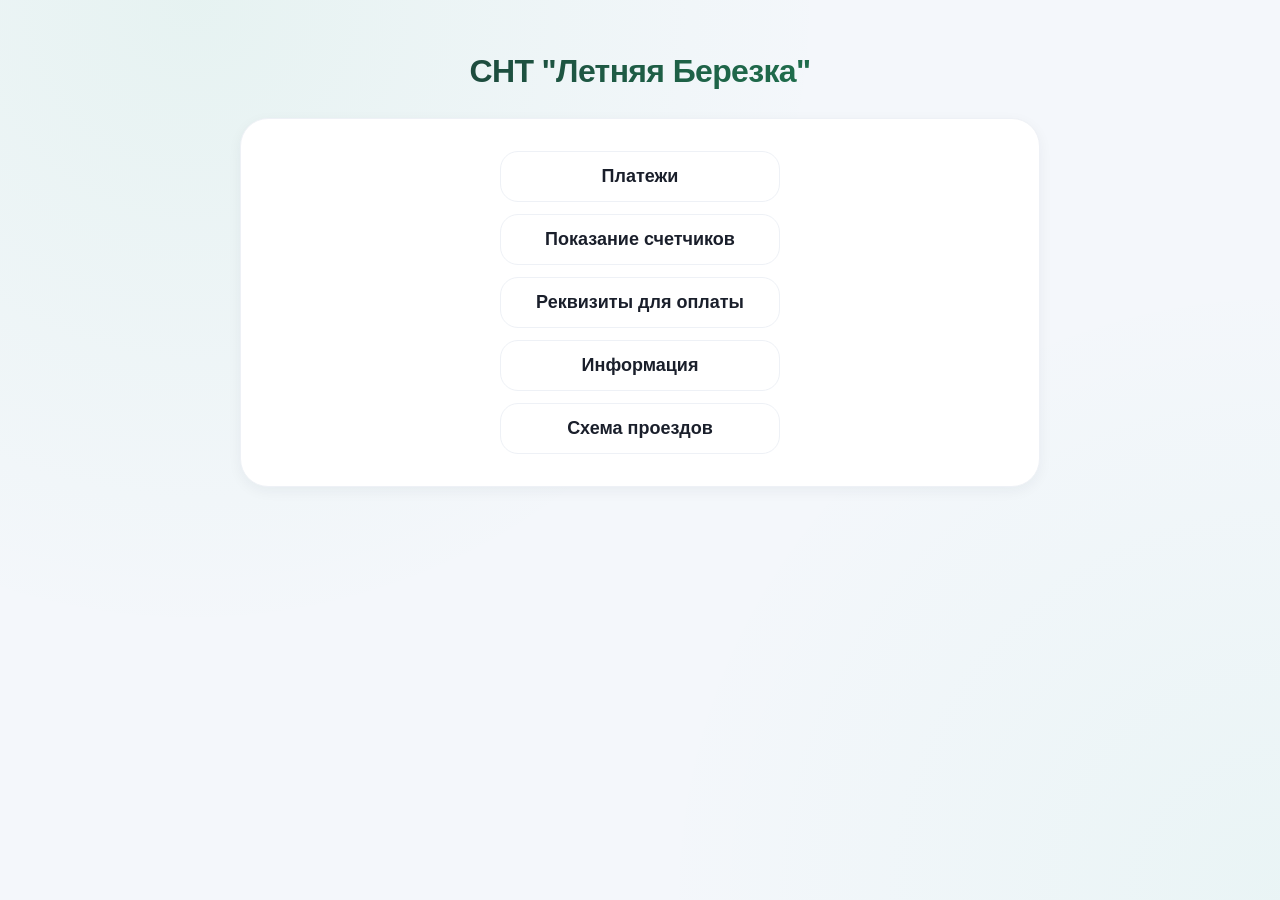
<file: index.html>
<!DOCTYPE html>
<html lang="ru">
<head>
<meta charset="UTF-8">
<meta name="viewport" content="width=device-width, initial-scale=1.0">
<link rel="stylesheet" href="style.css">
</head>
<body>
<div>
    <h1>СНТ "Летняя Березка"</h1>
</div>
<div id="content">
    <div class="menu">
        <button onclick="location.href='payments.html'">
            Платежи
        </button>

        <button onclick="location.href='info.html'">
            Показание счетчиков
        </button>

        <button onclick="location.href='details.html'">
            Реквизиты для оплаты
        </button>

        <button onclick="location.href='inform'">
            Информация
        </button>

        <button onclick="location.href='inf.html'">
            Схема проездов
        </button>
    </div>
</div>

</body>
</html>
</file>
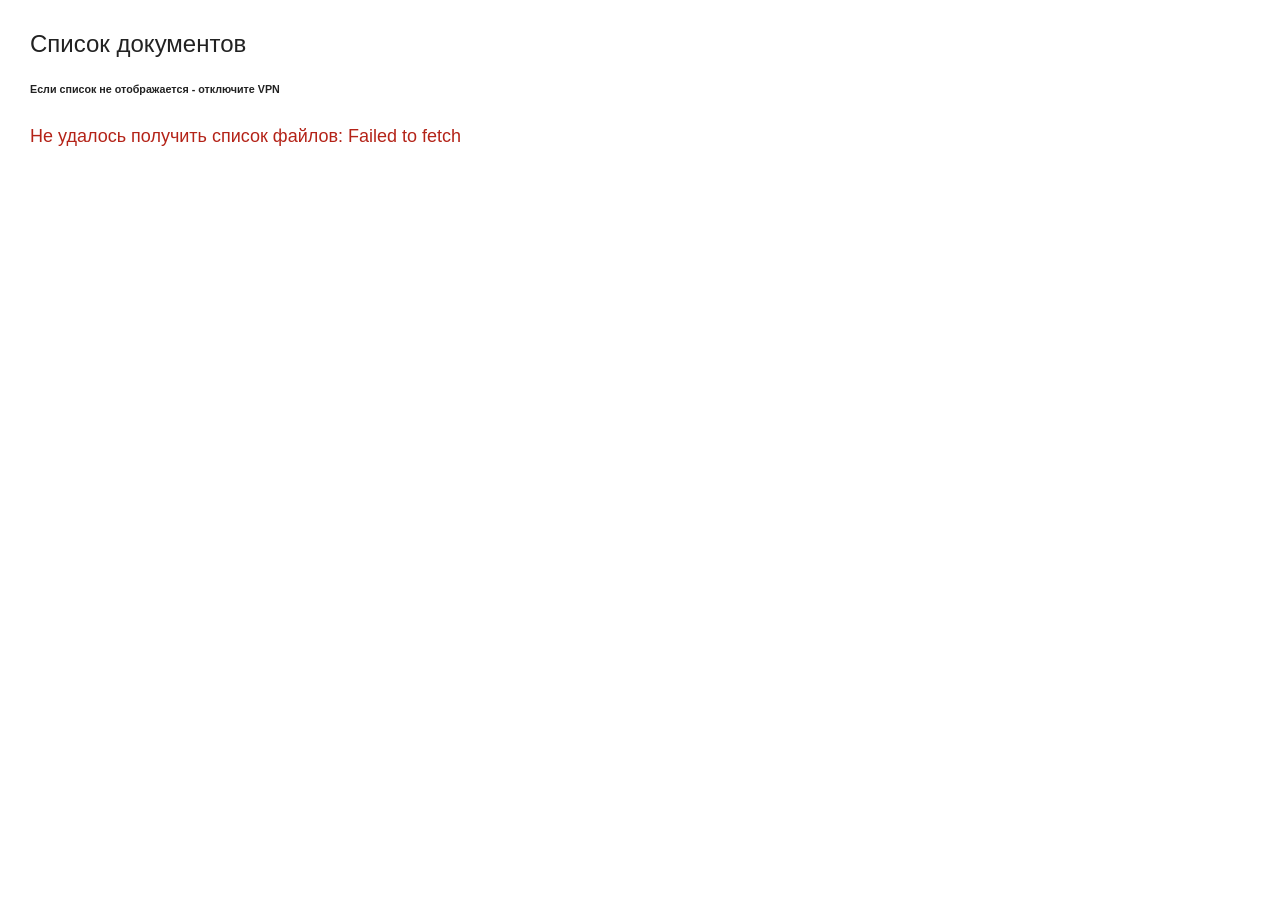
<file: inform/index.html>
<!doctype html>
<html lang="ru">
<head>
<meta charset="utf-8">
<meta name="viewport" content="width=device-width, initial-scale=1">
<title>Список документов</title>
<style>
body{font-family:Calibri,Arial,sans-serif;margin:30px;color:#222}h1{font-size:24px;font-weight:400}#files{font-size:18px;line-height:1.8}a{text-decoration:none;color:#0969da;overflow-wrap:anywhere}a:hover{text-decoration:underline}.error{color:#b42318}
</style>
</head>
<body>
<h1 id="title">Список документов</h1>
<h6 id="title">Если список не отображается - отключите VPN</h6>
<div id="files">Загрузка списка файлов…</div>
<script>
(async function () {
  const owner = 'let-ber';
  const repo = 'let-ber.github.io';
  const branch = 'main';
  const folder = 'inform';
  const container = document.getElementById('files');
  try {
    const api = `https://api.github.com/repos/${owner}/${repo}/contents/${folder}?ref=${encodeURIComponent(branch)}`;
    const response = await fetch(api, {headers: {'Accept':'application/vnd.github+json'}});
    if (!response.ok) throw new Error(`GitHub API: HTTP ${response.status}`);
    const entries = await response.json();
    if (!Array.isArray(entries)) throw new Error('Неверный ответ GitHub API');
    container.replaceChildren();
    const sorted = entries.filter(e => e.type === 'file' || e.type === 'dir').sort((a,b) => (a.type === b.type ? a.name.localeCompare(b.name, 'ru') : a.type === 'dir' ? -1 : 1));
    for (const entry of sorted) {
      if (entry.name === 'index.html') continue;
      const line = document.createElement('div');
      const link = document.createElement('a');
      link.textContent = (entry.type === 'dir' ? '📁 ' : '📄 ') + entry.name;
      link.href = entry.type === 'dir'
        ? `https://${owner}.github.io/${entry.path.split('/').map(encodeURIComponent).join('/')}/`
        : `https://${owner}.github.io/${entry.path.split('/').map(encodeURIComponent).join('/')}`;
      line.append(link);
      container.append(line);
    }
    if (!container.children.length) container.textContent = 'Нет файлов для отображения.';
  } catch (error) {
    container.className = 'error';
    container.textContent = 'Не удалось получить список файлов: ' + error.message;
  }
})();
</script>
</body>
</html>
</file>
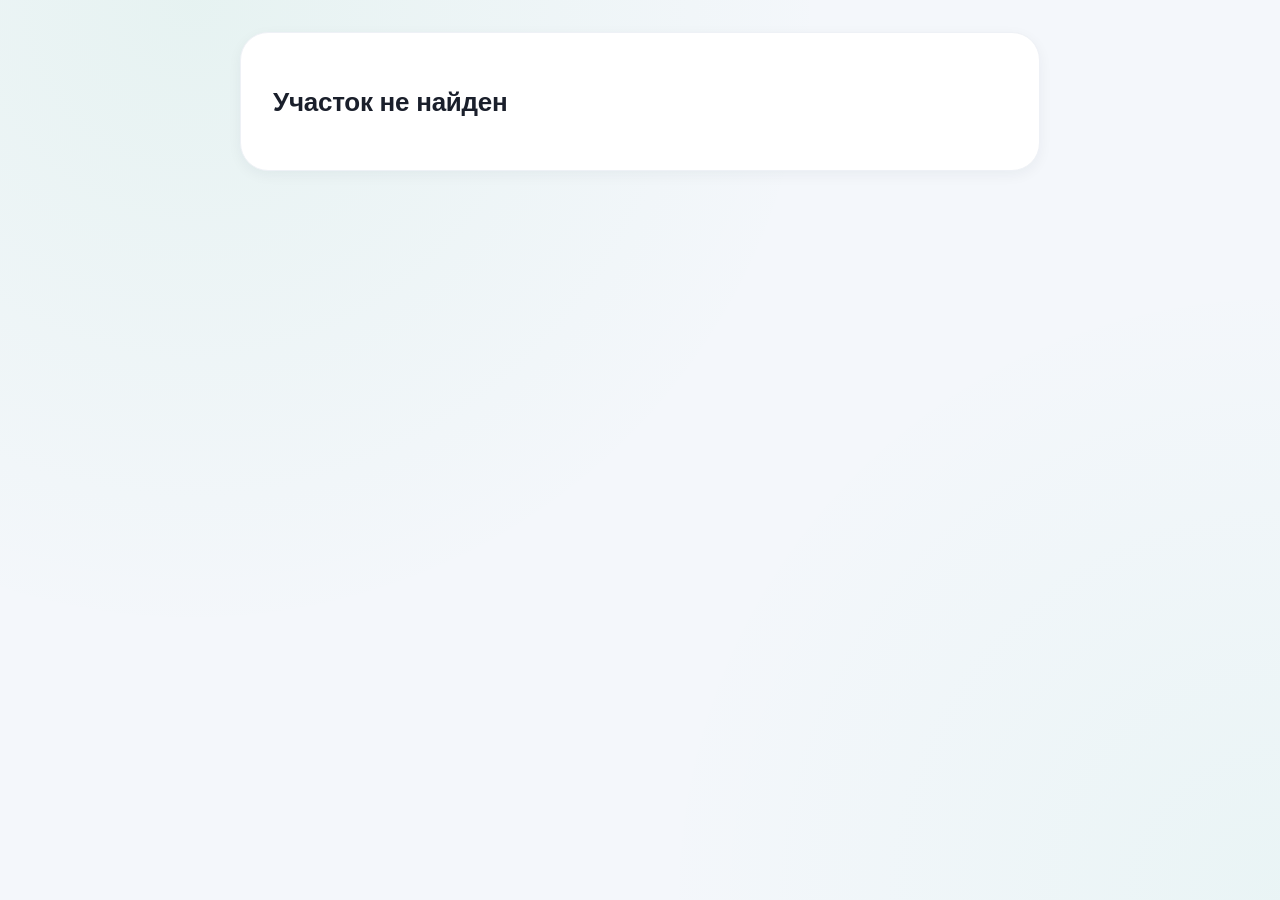
<file: debt.html>
<!DOCTYPE html>
<html lang="ru">
<head>
<meta charset="UTF-8">
<meta name="viewport" content="width=device-width, initial-scale=1.0">
<title>Долги участка</title>

<link rel="stylesheet" href="style.css">
</head>
<body>

<div id="content">
    Загрузка...
</div>

<script src="debt.js"></script>

</body>
</html>
</file>
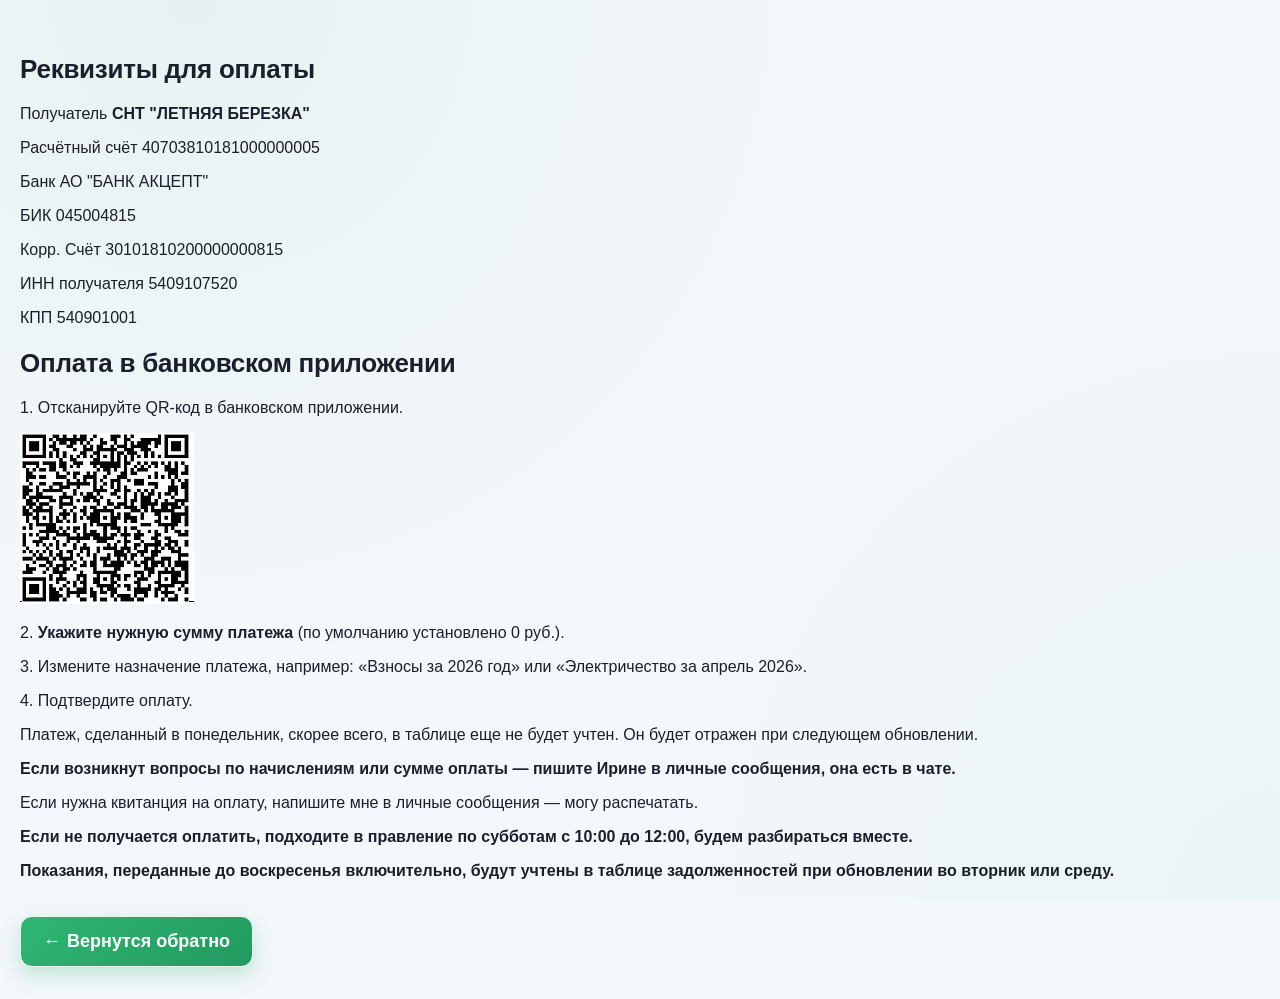
<file: details.html>
<!DOCTYPE html>
<html lang="en">
<head>
    <link rel="stylesheet" href="style.css">
    <meta charset="UTF-8">
    <meta name="viewport" content="width=device-width, initial-scale=1.0">
    <title>Document</title>
</head>
<body>

<h2><strong>Реквизиты для оплаты</strong></h2>
<p>Получатель <strong>СНТ "ЛЕТНЯЯ БЕРЕЗКА"</strong></p>
<p>Расчётный счёт 40703810181000000005</p>
<p>Банк АО "БАНК АКЦЕПТ"</p>
<p>БИК 045004815</p>
<p>Корр. Счёт 30101810200000000815</p>
<p>ИНН получателя 5409107520</p>
<p>КПП 540901001</p>
<h2><strong>Оплата в банковском приложении</strong></h2>
<p>1. Отсканируйте QR-код в банковском приложении.</p>
<img src="image/QR code.jpg" alt="Фото">
<p>2. <strong>Укажите нужную сумму платежа</strong> (по умолчанию установлено 0 руб.).</p>
<p>3. Измените назначение платежа, например: «Взносы за 2026 год» или «Электричество за апрель 2026».</p>
<p>4. Подтвердите оплату.</p>

<p>
Платеж, сделанный в понедельник, скорее всего, в таблице еще не будет учтен.
Он будет отражен при следующем обновлении.
</p>

<p>
<strong>Если возникнут вопросы по начислениям или сумме оплаты — пишите Ирине в личные сообщения, она есть в чате.</strong>
</p>

<p>
Если нужна квитанция на оплату, напишите мне в личные сообщения — могу распечатать.
</p>

<p>
<strong>Если не получается оплатить, подходите в правление по субботам с 10:00 до 12:00, будем разбираться вместе.</strong>
</p>

<p>
<strong>
Показания, переданные до воскресенья включительно, будут учтены в таблице задолженностей при обновлении во вторник или среду.
</strong>
</p>
<button class="back-btn" onclick="location.href='index.html'">
        Вернутся обратно
    </button>
</body>
</html>
</file>
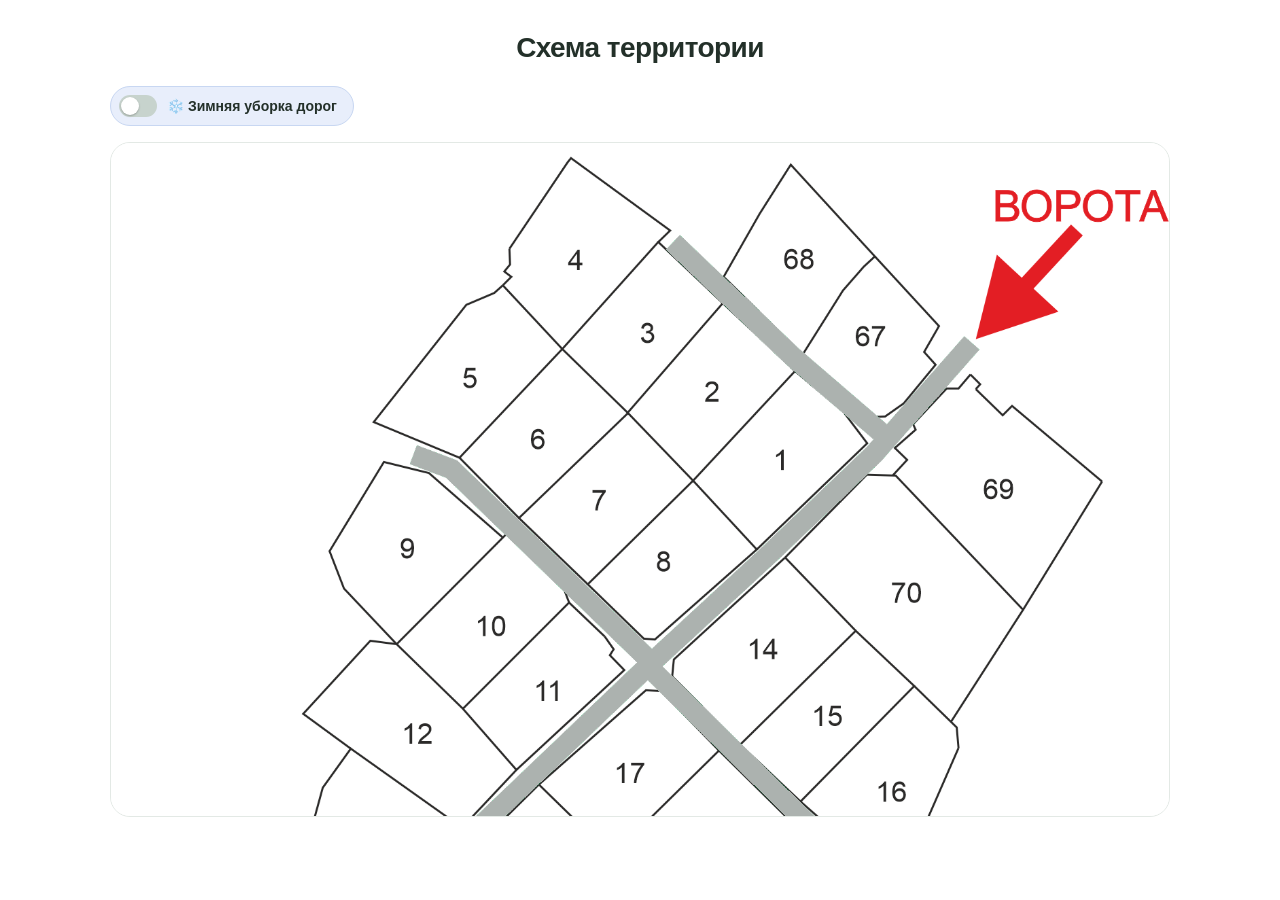
<file: inf.html>
<!DOCTYPE html>
<html lang="ru">
<head>
<meta charset="UTF-8">
<meta name="viewport" content="width=device-width, initial-scale=1.0, maximum-scale=5, user-scalable=yes">
<title>Схема территории — СНТ «Летняя Березка»</title>
<style>
  :root{
    --accent:#3068c2;
    --accent-dark:#204a91;
    --accent-light:#e8eefb;
    --text-main:#233029;
    --text-muted:#6b7a73;
  }

  *{box-sizing:border-box;}

  body{
    margin:0;
    font-family:-apple-system,BlinkMacSystemFont,"Segoe UI",Roboto,"Helvetica Neue",Arial,sans-serif;
    color:var(--text-main);
    background:#fff;
  }

  .territory-section{
    max-width:1100px;
    margin:0 auto;
    padding:32px 20px 48px;
  }

  .territory-header{
    text-align:center;
    margin-bottom:22px;
  }

  .territory-header h2{
    font-size:28px;
    font-weight:700;
    margin:0 0 8px;
    color:var(--text-main);
    letter-spacing:-.02em;
  }

  .territory-header p{
    margin:0;
    color:var(--text-muted);
    font-size:15px;
    line-height:1.5;
  }

  .territory-toolbar{
    display:flex;
    flex-wrap:wrap;
    align-items:center;
    justify-content:space-between;
    gap:12px;
    margin:22px 0 16px;
  }

  .roads-toggle{
    display:inline-flex;
    align-items:center;
    gap:10px;
    background:var(--accent-light);
    border:1px solid #c8d7f2;
    border-radius:999px;
    padding:8px 16px 8px 8px;
    cursor:pointer;
    user-select:none;
    transition:background .15s ease,border-color .15s ease;
  }

  .roads-toggle:hover{border-color:var(--accent);}

  .roads-toggle .switch{
    width:38px;
    height:22px;
    border-radius:999px;
    background:#c7d3cd;
    position:relative;
    transition:background .2s ease;
    flex:none;
  }

  .roads-toggle .switch::after{
    content:"";
    position:absolute;
    top:2px;
    left:2px;
    width:18px;
    height:18px;
    border-radius:50%;
    background:#fff;
    box-shadow:0 1px 2px rgba(0,0,0,.25);
    transition:transform .2s ease;
  }

  .roads-toggle input{display:none;}

  .roads-toggle input:checked + .switch{background:var(--accent);}

  .roads-toggle input:checked + .switch::after{
    transform:translateX(16px);
  }

  .roads-toggle span.label-text{
    font-size:14px;
    font-weight:600;
    color:var(--text-main);
    white-space:nowrap;
  }

  .map-wrapper{
    position:relative;
    border:1px solid #e3e9e5;
    border-radius:20px;
    background:#fff;
    overflow:auto;
    -webkit-overflow-scrolling:touch;
    touch-action:pan-x pan-y pinch-zoom;
    max-height:75vh;
  }

  .map-inner{
    width:100%;
    min-width:100%;
    position:relative;
  }

  #territory-svg{
    display:block;
    width:100%;
    height:auto;
  }
  .map-roads-highlight{
    opacity:0;
    transition:opacity .2s ease;
  }
  .map-base,
  .map-roads-grey,
  .map-roads-highlight{
    pointer-events:none;
  }

  .map-roads-grey{
    opacity:.85;
  }

  .map-roads-highlight.active{
    opacity:1;
  }

  .legend{
    display:flex;
    align-items:center;
    gap:10px;
    margin-top:14px;
    font-size:13px;
    color:var(--text-muted);
    opacity:0;
    max-height:0;
    overflow:hidden;
    transition:opacity .2s ease;
  }

  .legend.visible{
    opacity:1;
    max-height:60px;
  }

  .legend .swatch{
    width:22px;
    height:10px;
    border-radius:4px;
    background:var(--accent);
    flex:none;
  }

  @media (max-width:640px){
    .territory-header h2{font-size:22px;}
    .territory-section{padding:20px 12px 36px;}
    .map-wrapper{border-radius:14px;max-height:65vh;}
  }
</style>
</head>

<body>
<section class="territory-section">

  <div class="territory-header">
    <h2>Схема территории</h2>
  </div>

  <div class="territory-toolbar">
    <label class="roads-toggle" for="roadsToggle">
      <input type="checkbox" id="roadsToggle">
      <span class="switch"></span>
      <span class="label-text">❄️ Зимняя уборка дорог</span>
    </label>
  </div>

  <div class="map-wrapper" id="mapWrapper">
    <div class="map-inner" id="mapInner">
      <svg id="territory-svg"
           viewBox="0 0 1557 3151"
           xmlns="http://www.w3.org/2000/svg"
           aria-label="Схема территории СНТ Летняя Березка">

        <!--
          ВАЖНО:
          map-base.png и map-roads.png — точные слои исходной схемы.
          Поэтому визуальное расположение участков и дорог НЕ генерируется
          заново браузером и не зависит от приблизительных SVG-координат.
        -->
        <image
          class="map-base"
          href="map-base.png"
          x="0" y="0"
          width="1557" height="3151"
          preserveAspectRatio="none"
        />

        <image
          id="roadsImageGrey"
          class="map-roads-grey"
          href="map-roads-grey.png"
          x="0" y="0"
          width="1557" height="3151"
          preserveAspectRatio="none"
        />

        <image
          id="roadsImageHighlight"
          class="map-roads-highlight"
          href="map-roads-highlight.png"
          x="0" y="0"
          width="1557" height="3151"
          preserveAspectRatio="none"
        />

      </svg>
    </div>
  </div>

  <div class="legend" id="roadsLegend">
    <span class="swatch"></span>
    <span>Синим показаны участки дорог, которые планируется очищать зимой.</span>
  </div>

</section>

<script>
/*
 * Карта полностью статична: участки не кликабельны,
 * никаких подсказок или деталей по нажатию не показывается.
 * Масштабирование выполняется нативным жестом "два пальца" (pinch-to-zoom).
 */

const roadsToggle = document.getElementById("roadsToggle");
const roadsImageHighlight = document.getElementById("roadsImageHighlight");
const roadsLegend = document.getElementById("roadsLegend");

roadsToggle.addEventListener("change", () => {
  roadsImageHighlight.classList.toggle("active", roadsToggle.checked);
  roadsLegend.classList.toggle("visible", roadsToggle.checked);
});
</script>
</body>
</html>
</file>
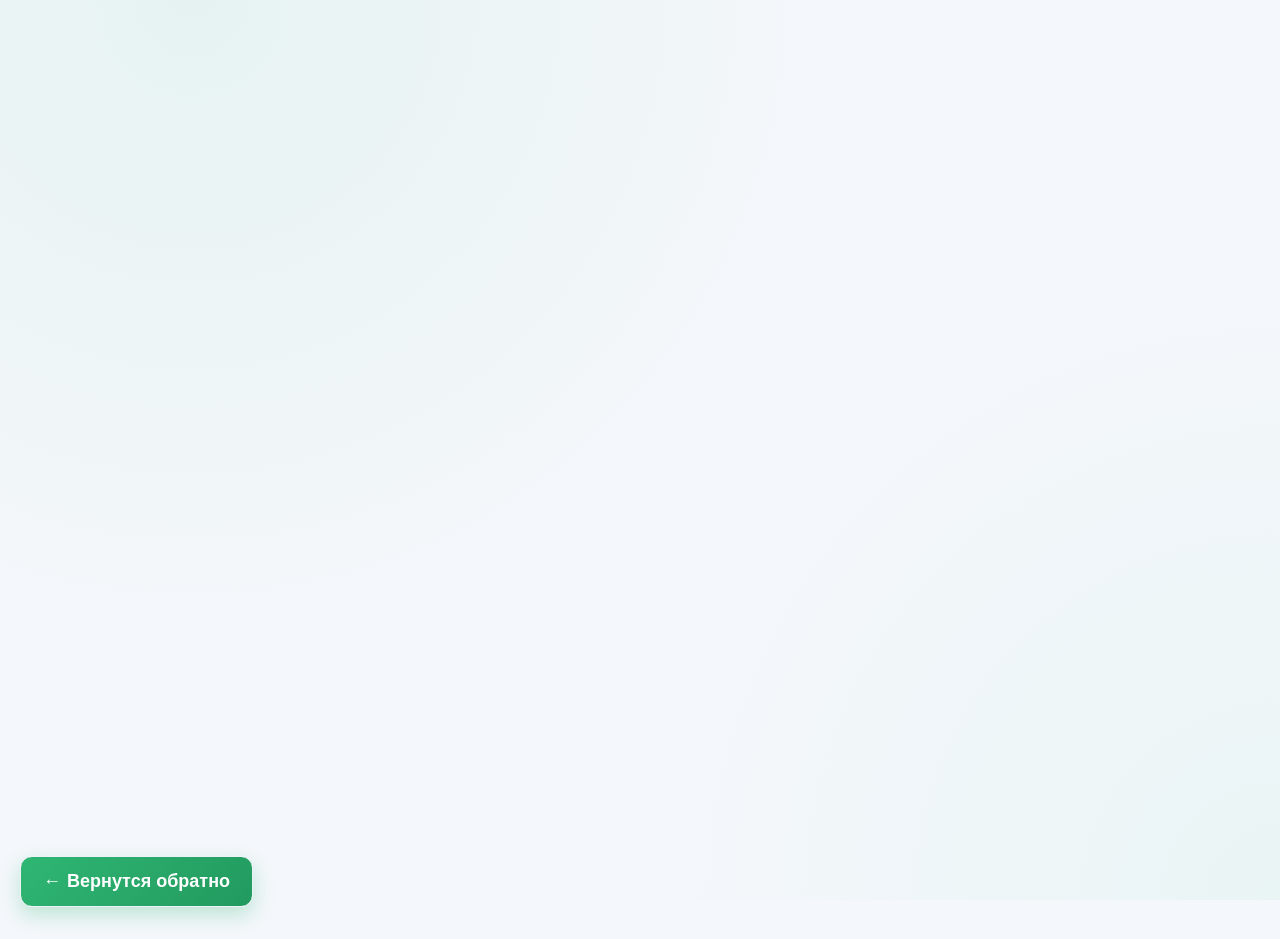
<file: info.html>
<!DOCTYPE html>
<html lang="en">
<head>
    <link rel="stylesheet" href="style.css">
    <meta charset="UTF-8">
    <meta name="viewport" content="width=device-width, initial-scale=1.0">
    <title>Document</title>
</head>
<body>
    <iframe
        src="https://docs.google.com/spreadsheets/d/e/2PACX-1vRFSX62hW75kSk9kwcYLoMr5LQaweswExIeVvr_5SGMqPcPFRQV-iXaZxHtuqVpWt1R3wKeKJIx23OM/pubhtml?widget=true&amp;headers=false"
        width="100%"
        height="800"
        style="border:none;">
    </iframe>

    <button class="back-btn" onclick="location.href='index.html'">
        Вернутся обратно
    </button>
</body>
</html>
</file>
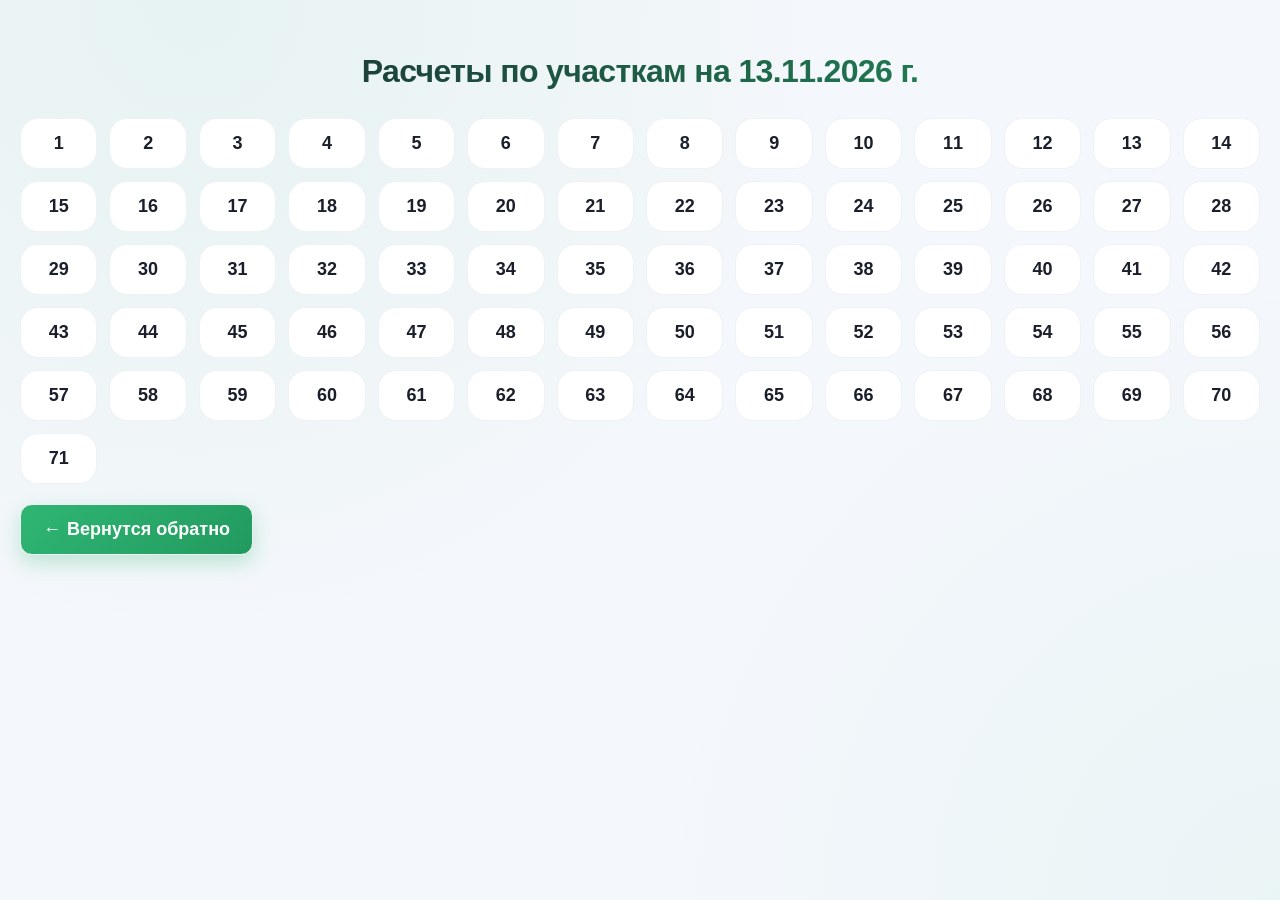
<file: payments.html>
<!DOCTYPE html>
<html lang="ru">
<head>
<meta charset="UTF-8">
<meta name="viewport" content="width=device-width, initial-scale=1.0">
<title>Задолженности СНТ</title>
<link rel="stylesheet" href="style.css">
</head>
<body>

<h1 id="title">Загрузка...</h1>

<div id="plots">
    Загрузка...
</div>

<script src="script.js"></script>
<button class="back-btn" onclick="location.href='index.html'">
        Вернутся обратно
    </button>
</body>
</html>
</file>
<file: style.css>
:root {
    --bg: #f4f7fb;
    --card: #ffffff;
    --text: #1a1f2b;
    --text-soft: #6b7280;
    --border: #eef1f6;
    --accent: #2fb673;
    --accent-dark: #229a5f;
    --debt: #ff8a3d;
    --debt-bg: #fff4ea;
    --paid: #22c08a;
    --paid-bg: #e8faf3;
    --radius-lg: 28px;
    --radius-md: 18px;
    --radius-sm: 12px;
    --shadow-soft: 0 4px 14px rgba(20, 30, 60, .05);
    --shadow-hover: 0 14px 30px rgba(20, 30, 60, .12);
    --ease: cubic-bezier(.22, 1, .36, 1);
}
 
@keyframes fadeUp {
    from { opacity: 0; transform: translateY(14px); }
    to   { opacity: 1; transform: translateY(0); }
}
 
@keyframes popIn {
    from { opacity: 0; transform: scale(.92); }
    to   { opacity: 1; transform: scale(1); }
}
 
@keyframes shimmer {
    0%   { background-position: -200% 0; }
    100% { background-position: 200% 0; }
}
 
* {
    box-sizing: border-box;
}
 
body {
    font-family: 'Inter', 'Manrope', Arial, sans-serif;
    background:
        radial-gradient(circle at 15% 0%, rgba(47,182,115,.07), transparent 45%),
        radial-gradient(circle at 100% 100%, rgba(34,192,138,.05), transparent 40%),
        var(--bg);
    background-attachment: fixed;
    margin: 0;
    padding: 32px 20px;
    color: var(--text);
    -webkit-font-smoothing: antialiased;
}
 
/* Карточка */
#content,
.container {
    max-width: 800px;
    margin: auto;
    background: var(--card);
    border-radius: var(--radius-lg);
    padding: 32px;
    box-shadow: var(--shadow-soft);
    border: 1px solid var(--border);
    animation: fadeUp .5s var(--ease) both;
}
 
/* Заголовок */
#title,
h1 {
    text-align: center;
    font-size: 32px;
    font-weight: 800;
    letter-spacing: -.02em;
    margin-bottom: 28px;
    background: linear-gradient(90deg, var(--text), var(--accent-dark));
    -webkit-background-clip: text;
    background-clip: text;
    color: transparent;
}
 
/* Сетка участков */
#plots {
    display: grid;
    grid-template-columns: repeat(auto-fill, minmax(75px, 1fr));
    gap: 12px;
}
 
#plots > * {
    animation: popIn .35s var(--ease) both;
}
 
#plots > *:nth-child(1) { animation-delay: .02s; }
#plots > *:nth-child(2) { animation-delay: .04s; }
#plots > *:nth-child(3) { animation-delay: .06s; }
#plots > *:nth-child(4) { animation-delay: .08s; }
#plots > *:nth-child(5) { animation-delay: .1s; }
#plots > *:nth-child(6) { animation-delay: .12s; }
#plots > *:nth-child(7) { animation-delay: .14s; }
#plots > *:nth-child(8) { animation-delay: .16s; }
#plots > *:nth-child(n+9) { animation-delay: .18s; }
 
/* Кнопки */
button,
.plot-btn {
    background: var(--card);
    border: 1px solid var(--border);
    border-radius: var(--radius-md);
    padding: 14px;
    font-size: 18px;
    font-weight: 600;
    color: var(--text);
    cursor: pointer;
    transition: transform .25s var(--ease), box-shadow .25s var(--ease), border-color .25s var(--ease), background .25s var(--ease);
    position: relative;
    overflow: hidden;
}
 
button::after,
.plot-btn::after {
    content: "";
    position: absolute;
    inset: 0;
    background: radial-gradient(circle, rgba(47,182,115,.18) 0%, transparent 70%);
    opacity: 0;
    transform: scale(.6);
    transition: opacity .35s var(--ease), transform .35s var(--ease);
}
 
button:hover,
.plot-btn:hover {
    transform: translateY(-3px);
    box-shadow: var(--shadow-hover);
    border-color: rgba(47,182,115,.35);
}
 
button:hover::after,
.plot-btn:hover::after {
    opacity: 1;
    transform: scale(1);
}
 
button:active,
.plot-btn:active {
    transform: translateY(-1px) scale(.98);
    transition-duration: .1s;
}
 
.menu {
    display: flex;
    flex-direction: column;
    align-items: center;
    gap: 12px;
}
 
.menu button {
    width: 280px;
}
 
/* Подзаголовки */
h2 {
    font-size: 26px;
    font-weight: 700;
    letter-spacing: -.01em;
    margin-bottom: 20px;
}
 
h3 {
    font-size: 20px;
    font-weight: 600;
    padding-bottom: 6px;
    margin-top: 25px;
    border-bottom: none;
}
 
/* Строки долгов */
.debt-row,
.payment-line {
    background: #f8fafc;
    border-radius: var(--radius-sm);
    padding: 12px 16px;
    margin-bottom: 8px;
    border: 1px solid transparent;
    transition: transform .2s var(--ease), border-color .2s var(--ease), background .2s var(--ease);
    animation: fadeUp .4s var(--ease) both;
}
 
.debt-row:hover,
.payment-line:hover {
    transform: translateX(4px);
    background: #ffffff;
    border-color: var(--border);
}
 
/* Общий долг */
.total-debt {
    background: var(--debt-bg);
    padding: 18px 20px;
    border-radius: var(--radius-md);
    font-size: 24px;
    font-weight: 800;
    color: #b45309;
    margin-top: 15px;
    box-shadow: var(--shadow-soft);
    animation: fadeUp .45s var(--ease) both;
}
 
/* Оплачено */
.total-paid {
    background: var(--paid-bg);
    padding: 18px 20px;
    border-radius: var(--radius-md);
    font-size: 24px;
    font-weight: 800;
    color: #0f8a5f;
    margin-top: 15px;
    box-shadow: var(--shadow-soft);
    animation: fadeUp .45s var(--ease) both;
}
 
/* Назад */
.back-btn {
    display: inline-flex;
    align-items: center;
    gap: 6px;
    margin-top: 20px;
    padding: 14px 22px;
    background: linear-gradient(135deg, var(--accent), var(--accent-dark));
    color: white;
    text-decoration: none;
    border-radius: var(--radius-sm);
    font-weight: 700;
    box-shadow: 0 8px 20px rgba(47,182,115,.28);
    transition: transform .25s var(--ease), box-shadow .25s var(--ease);
}
 
.back-btn::before {
    content: "←";
    transition: transform .25s var(--ease);
}
 
.back-btn:hover {
    transform: translateY(-2px);
    box-shadow: 0 12px 26px rgba(47,182,115,.38);
}
 
.back-btn:hover::before {
    transform: translateX(-4px);
}
 
.back-btn:active {
    transform: translateY(0) scale(.97);
}
 
.section-line {
    height: 1px;
    background: linear-gradient(90deg, transparent, var(--border) 20%, var(--border) 80%, transparent);
    margin: 16px 0;
    border: none;
}
 
@media (prefers-reduced-motion: reduce) {
    *,
    *::before,
    *::after {
        animation-duration: .001ms !important;
        animation-iteration-count: 1 !important;
        transition-duration: .001ms !important;
    }
}
</file>
